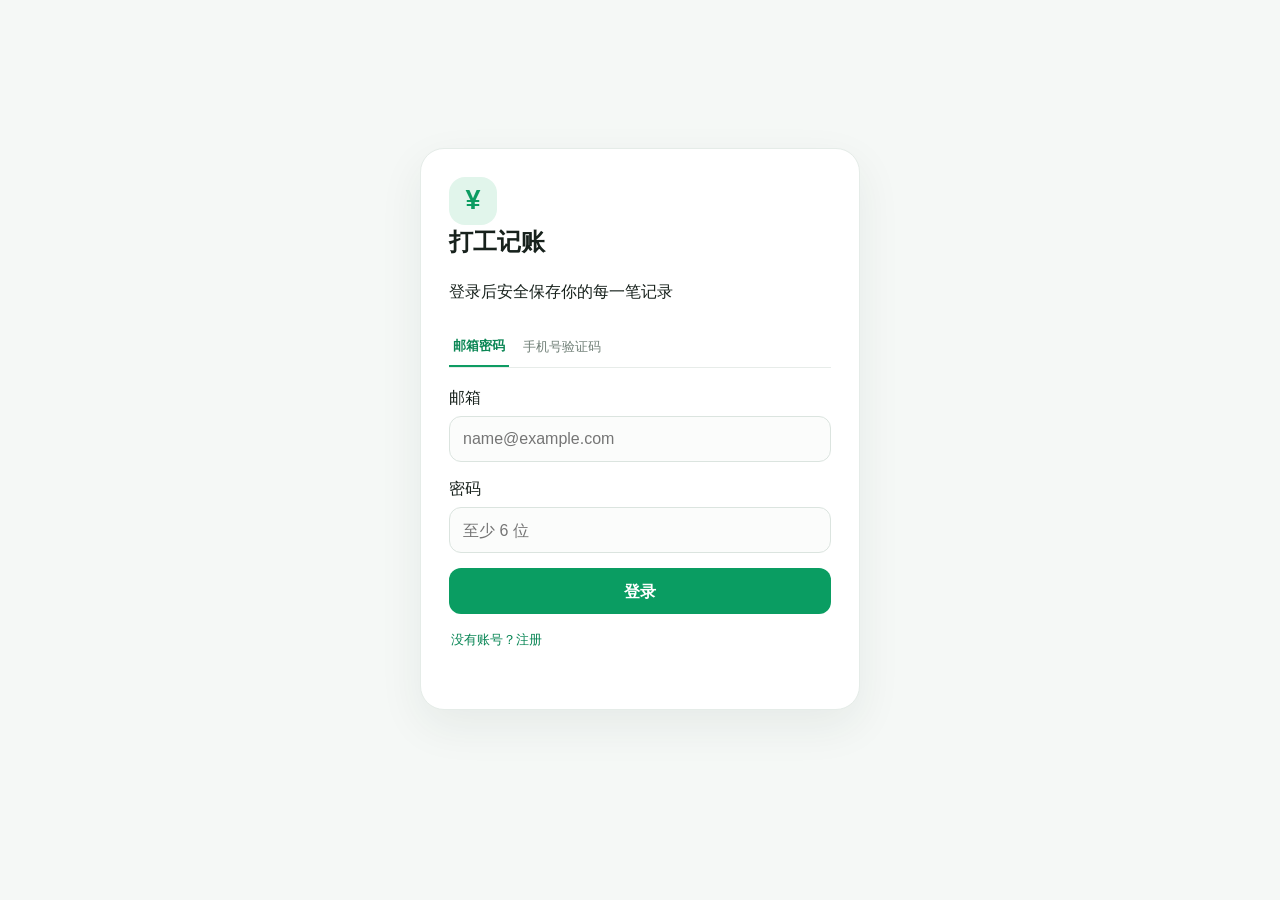
<file: cloudbase-ledger-auth-fix/index.html>
<!doctype html>
<html lang="zh-CN">
<head>
  <meta charset="UTF-8" />
  <meta name="viewport" content="width=device-width, initial-scale=1, viewport-fit=cover" />
  <meta name="theme-color" content="#0f9d68" />
  <meta name="description" content="个人打工记账" />
  <link rel="manifest" href="./manifest.json" />
  <link rel="apple-touch-icon" href="./icons/icon-192.png" />
  <link rel="stylesheet" href="./css/app.css" />
  <title>打工记账</title>
</head>
<body>
  <main class="shell">
    <section id="auth-screen" class="auth-screen">
      <div class="auth-card">
        <div class="brand-mark">¥</div>
        <h1>打工记账</h1><p>登录后安全保存你的每一笔记录</p>
        <div class="tabs" role="tablist"><button class="tab active" data-auth-tab="email">邮箱密码</button><button class="tab" data-auth-tab="phone">手机号验证码</button></div>
        <form id="email-form" class="auth-form">
          <label>邮箱<input id="email" type="email" autocomplete="email" required placeholder="name@example.com" /></label>
          <label>密码<input id="password" type="password" autocomplete="current-password" minlength="6" required placeholder="至少 6 位" /></label>
          <button class="primary" type="submit">登录</button>
          <button id="email-signup" class="text-button" type="button">没有账号？注册</button>
        </form>
        <form id="email-verify-form" class="auth-form hidden">
          <p>验证码已发送至 <strong id="pending-email"></strong></p>
          <label>邮箱验证码<input id="email-code" inputmode="numeric" autocomplete="one-time-code" maxlength="6" required placeholder="6 位验证码" /></label>
          <button class="primary" type="submit">验证并完成注册</button>
          <button id="cancel-email-signup" class="text-button" type="button">返回邮箱登录</button>
        </form>
        <form id="phone-form" class="auth-form hidden">
          <label>中国大陆手机号<input id="phone" inputmode="tel" autocomplete="tel" required placeholder="13800000000" /></label>
          <div class="code-row"><label>验证码<input id="sms-code" inputmode="numeric" autocomplete="one-time-code" maxlength="6" placeholder="6 位验证码" /></label><button id="send-code" class="secondary" type="button">发送验证码</button></div>
          <button class="primary" type="submit">验证码登录</button>
        </form>
        <p id="auth-message" class="message" aria-live="polite"></p>
      </div>
    </section>

    <section id="app-screen" class="app-screen hidden">
      <header class="app-header"><div><p class="eyebrow">我的账本</p><h1>打工记账</h1></div><button id="sign-out" class="icon-button" title="退出登录" aria-label="退出登录">⇥</button></header>
      <div class="summary"><div><span>收入</span><strong id="income-total" class="income">¥0.00</strong></div><div><span>成本</span><strong id="expense-total" class="expense">¥0.00</strong></div><button id="export-csv" class="backup">导出 CSV 备份</button></div>
      <div class="toolbar"><input id="month-filter" type="month" aria-label="筛选月份" /><button id="new-entry" class="primary">＋ 新增账目</button></div>
      <p id="list-message" class="message"></p><section id="ledger-list" class="ledger-list" aria-live="polite"></section>
    </section>
  </main>

  <dialog id="entry-dialog" class="entry-dialog">
    <form id="entry-form" method="dialog">
      <header><div><p class="eyebrow">账目</p><h2 id="dialog-title">新增账目</h2></div><button id="close-dialog" class="icon-button" type="button" aria-label="关闭">×</button></header>
      <input id="entry-id" type="hidden" />
      <fieldset class="type-switch"><label><input type="radio" name="type" value="income" checked />收入</label><label><input type="radio" name="type" value="expense" />成本</label></fieldset>
      <label>条目名称<input id="role" required maxlength="50" placeholder="例如：咖啡店早班" /></label>
      <label>金额（元）<input id="amount" required type="number" min="0" step="0.01" inputmode="decimal" placeholder="0.00" /></label>
      <label class="time-toggle"><input id="has-time" type="checkbox" />记录开始与结束时间（可选）</label>
      <div id="time-fields" class="time-fields hidden">
        <label>开始日期<input id="start-date" type="date" /></label><label>开始时间<input id="start-time" type="time" step="60" /></label>
        <label>结束日期<input id="end-date" type="date" /></label><label>结束时间<input id="end-time" type="time" step="60" /></label>
      </div>
      <p id="entry-message" class="message"></p>
      <button class="primary save" type="submit">保存账目</button>
    </form>
  </dialog>
  <!-- 固定官方 SDK 版本，避免 latest 自动升级改变浏览器认证行为。 -->
  <script src="https://static.cloudbase.net/cloudbase-js-sdk/3.0.1/cloudbase.full.js"></script>
  <script src="./js/config.js"></script>
  <script src="./js/cloudbase.js"></script>
  <script src="./js/auth.js"></script>
  <script src="./js/ledger.js"></script>
  <script src="./js/app.js"></script>
  <script type="module" src="./js/app.js"></script>
</body>
</html>
</file>
<file: cloudbase-ledger-auth-fix/css/app.css>
:root{font-family:-apple-system,BlinkMacSystemFont,"PingFang SC","Microsoft YaHei",sans-serif;color:#17211c;background:#f5f8f6;line-height:1.45}*{box-sizing:border-box}body{margin:0}.shell{max-width:760px;min-height:100vh;margin:auto;padding:24px 18px 48px}.hidden{display:none!important}.auth-screen{min-height:90vh;display:grid;place-items:center}.auth-card,.entry-dialog form{background:#fff;border:1px solid #e5ece8;border-radius:24px;padding:28px;box-shadow:0 16px 45px #183c2912}.auth-card{width:min(100%,440px)}h1,h2,p{margin-top:0}.brand-mark{display:grid;place-items:center;width:48px;height:48px;border-radius:16px;background:#e1f5eb;color:#0b9c61;font-size:27px;font-weight:800}.tabs,.type-switch,.toolbar,.summary{display:flex;gap:10px}.tabs{margin:24px 0 18px;border-bottom:1px solid #e7ece9}.tab,.text-button,.icon-button{border:0;background:transparent;cursor:pointer}.tab{padding:10px 4px;color:#718078}.tab.active{border-bottom:2px solid #0e9c63;color:#0a8654;font-weight:700}.auth-form,label{display:grid;gap:7px}.auth-form{gap:15px}.code-row{display:grid;grid-template-columns:1fr auto;gap:10px}.code-row label{min-width:0}input{width:100%;min-height:46px;border:1px solid #dbe4df;border-radius:12px;padding:0 13px;background:#fbfcfb;font:inherit}.primary,.secondary,.backup{border:0;border-radius:12px;min-height:46px;padding:0 18px;font:inherit;font-weight:700;cursor:pointer}.primary{background:#0a9d62;color:white}.secondary{background:#e5f5ed;color:#087a4e}.text-button{color:#078554;padding:2px;text-align:left}.message{min-height:20px;margin:10px 0 0;color:#5d6c64;font-size:14px}.message.error{color:#c54444}.app-header{display:flex;align-items:center;justify-content:space-between}.app-header h1{margin:0}.eyebrow{margin:0;color:#718078;font-size:13px}.icon-button{font-size:28px;color:#65746d}.summary{align-items:stretch;flex-wrap:wrap;margin:22px 0}.summary>div{flex:1;min-width:130px;background:#fff;border-radius:16px;padding:15px}.summary span{display:block;color:#74827a;font-size:13px}.summary strong{font-size:21px}.income{color:#07965c}.expense{color:#d54e51}.backup{background:#e9f4ee;color:#167652}.toolbar{justify-content:space-between;align-items:center}.toolbar input{width:auto}.ledger-list{display:grid;gap:12px;margin-top:18px}.entry-card{display:grid;grid-template-columns:1fr auto;text-align:left;border:1px solid #e1e9e4;border-radius:17px;padding:17px 18px;background:white;cursor:pointer;font:inherit}.entry-name{font-size:17px;font-weight:700}.entry-amount{font-size:18px;font-weight:800}.entry-time{grid-column:1/-1;color:#7b8982;font-size:13px;margin-top:7px}.empty{padding:34px 20px;border:1px dashed #c8d6cf;border-radius:16px;color:#74827a;text-align:center}.entry-dialog{border:0;background:transparent;padding:14px;width:min(100%,580px)}.entry-dialog::backdrop{background:#12221a88}.entry-dialog form{display:grid;gap:15px}.entry-dialog header{display:flex;justify-content:space-between;align-items:start}.entry-dialog h2{margin:0}.type-switch{border:0;padding:0}.type-switch label{display:flex;align-items:center;gap:7px;flex:1;border:1px solid #dfe9e3;border-radius:12px;padding:12px}.type-switch input{width:auto;min-height:auto}.time-toggle{display:flex;align-items:center;gap:8px;color:#4f5e56}.time-toggle input{width:auto;min-height:auto}.time-fields{display:grid;grid-template-columns:1fr 1fr;gap:12px}.save{margin-top:4px}@media(max-width:480px){.shell{padding:18px 13px}.auth-card,.entry-dialog form{padding:21px}.summary{gap:8px}.backup{width:100%}.toolbar{align-items:stretch;flex-direction:column}.toolbar input{width:100%}.time-fields{grid-template-columns:1fr}.code-row{grid-template-columns:1fr}.code-row .secondary{min-height:42px}}
</file>
